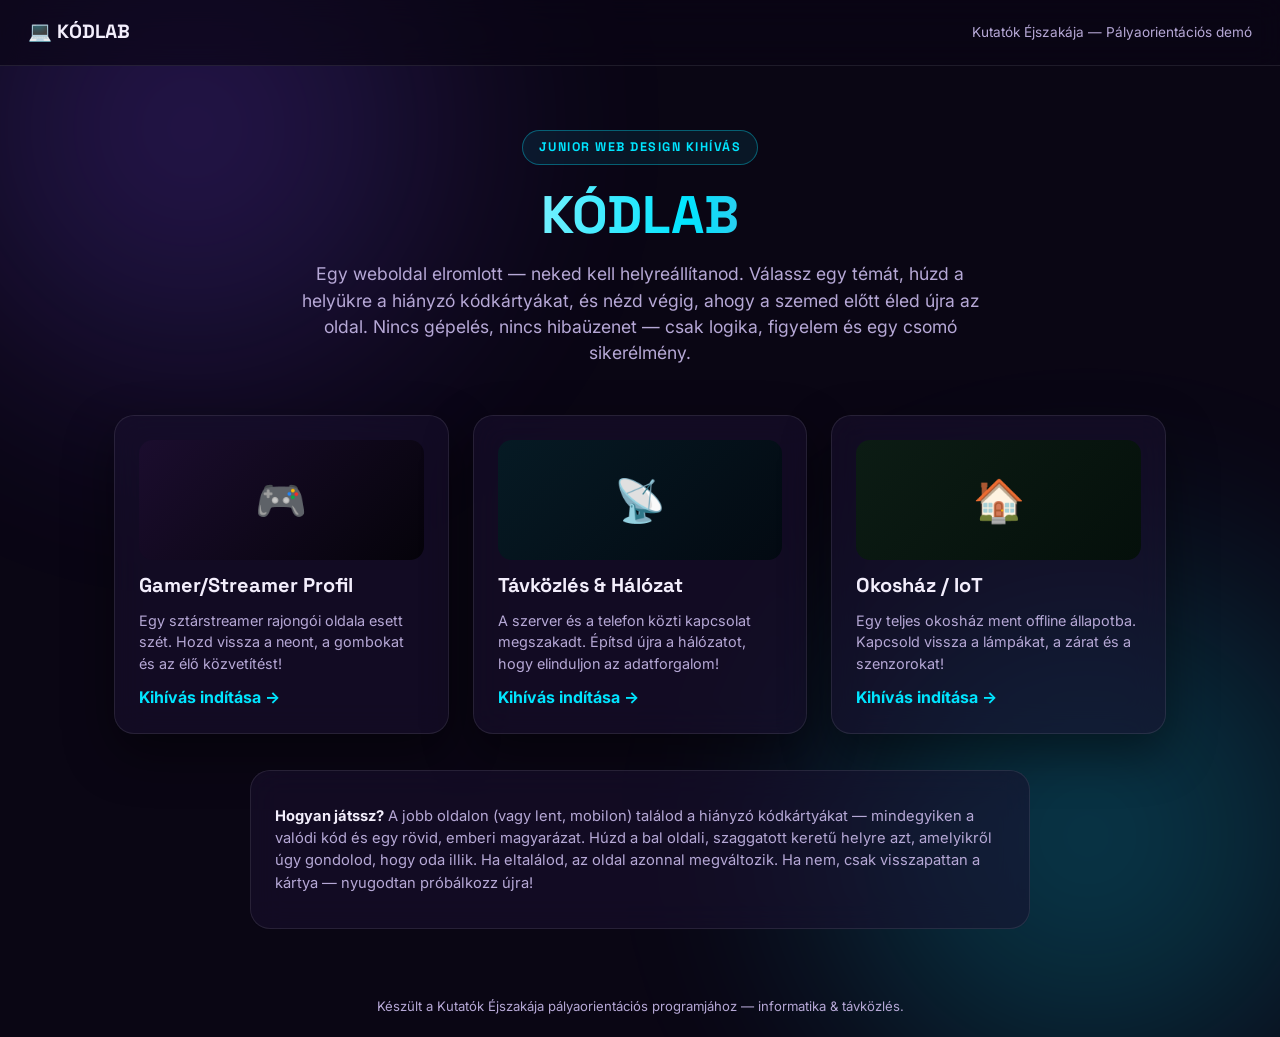
<file: index.html>
<!DOCTYPE html>
<html lang="hu">
<head>
<meta charset="UTF-8">
<meta name="viewport" content="width=device-width, initial-scale=1.0">
<title>KÓDLAB — Junior Web Design Kihívás</title>
<link rel="preconnect" href="https://fonts.googleapis.com">
<link rel="preconnect" href="https://fonts.gstatic.com" crossorigin>
<link href="https://fonts.googleapis.com/css2?family=Space+Grotesk:wght@500;700&family=Inter:wght@400;600;700&display=swap" rel="stylesheet">
<link rel="stylesheet" href="assets/css/base.css">
<link rel="manifest" href="manifest.webmanifest">
<link rel="apple-touch-icon" href="assets/icons/apple-touch-icon.png">
<link rel="icon" href="assets/icons/icon-192.png">
<meta name="theme-color" content="#0a0614">
<meta name="apple-mobile-web-app-capable" content="yes">
<meta name="apple-mobile-web-app-status-bar-style" content="black-translucent">
<meta name="apple-mobile-web-app-title" content="KÓDLAB">
</head>
<body data-sw-depth="0">

<header class="page-header">
  <h1>💻 KÓDLAB</h1>
  <span class="header-sub">Kutatók Éjszakája — Pályaorientációs demó</span>
</header>

<section class="hero">
  <span class="eyebrow">Junior Web Design Kihívás</span>
  <h1>KÓDLAB</h1>
  <p>
    Egy weboldal elromlott — neked kell helyreállítanod. Válassz egy témát, húzd a helyükre a
    hiányzó kódkártyákat, és nézd végig, ahogy a szemed előtt éled újra az oldal. Nincs gépelés,
    nincs hibaüzenet — csak logika, figyelem és egy csomó sikerélmény.
  </p>
</section>

<div class="theme-grid">

  <a class="theme-card" href="themes/gamer.html">
    <div class="theme-thumb" style="background: linear-gradient(135deg, #1b0d2e, #05030a);">🎮</div>
    <h2>Gamer/Streamer Profil</h2>
    <p>Egy sztárstreamer rajongói oldala esett szét. Hozd vissza a neont, a gombokat és az élő
      közvetítést!</p>
    <span class="theme-cta">Kihívás indítása →</span>
  </a>

  <a class="theme-card" href="themes/halozat.html">
    <div class="theme-thumb" style="background: linear-gradient(135deg, #061a24, #030a12);">📡</div>
    <h2>Távközlés & Hálózat</h2>
    <p>A szerver és a telefon közti kapcsolat megszakadt. Építsd újra a hálózatot, hogy elinduljon
      az adatforgalom!</p>
    <span class="theme-cta">Kihívás indítása →</span>
  </a>

  <a class="theme-card" href="themes/okoshaz.html">
    <div class="theme-thumb" style="background: linear-gradient(135deg, #0c1c14, #05100b);">🏠</div>
    <h2>Okosház / IoT</h2>
    <p>Egy teljes okosház ment offline állapotba. Kapcsold vissza a lámpákat, a zárat és a
      szenzorokat!</p>
    <span class="theme-cta">Kihívás indítása →</span>
  </a>

</div>

<div class="rules-box">
  <p><strong>Hogyan játssz?</strong> A jobb oldalon (vagy lent, mobilon) találod a hiányzó
    kódkártyákat — mindegyiken a valódi kód és egy rövid, emberi magyarázat. Húzd a bal oldali,
    szaggatott keretű helyre azt, amelyikről úgy gondolod, hogy oda illik. Ha eltalálod, az oldal
    azonnal megváltozik. Ha nem, csak visszapattan a kártya — nyugodtan próbálkozz újra!</p>
</div>

<footer class="site-footer">
  Készült a Kutatók Éjszakája pályaorientációs programjához — informatika & távközlés.
</footer>

<script src="assets/js/pwa.js"></script>
</body>
</html>
</file>
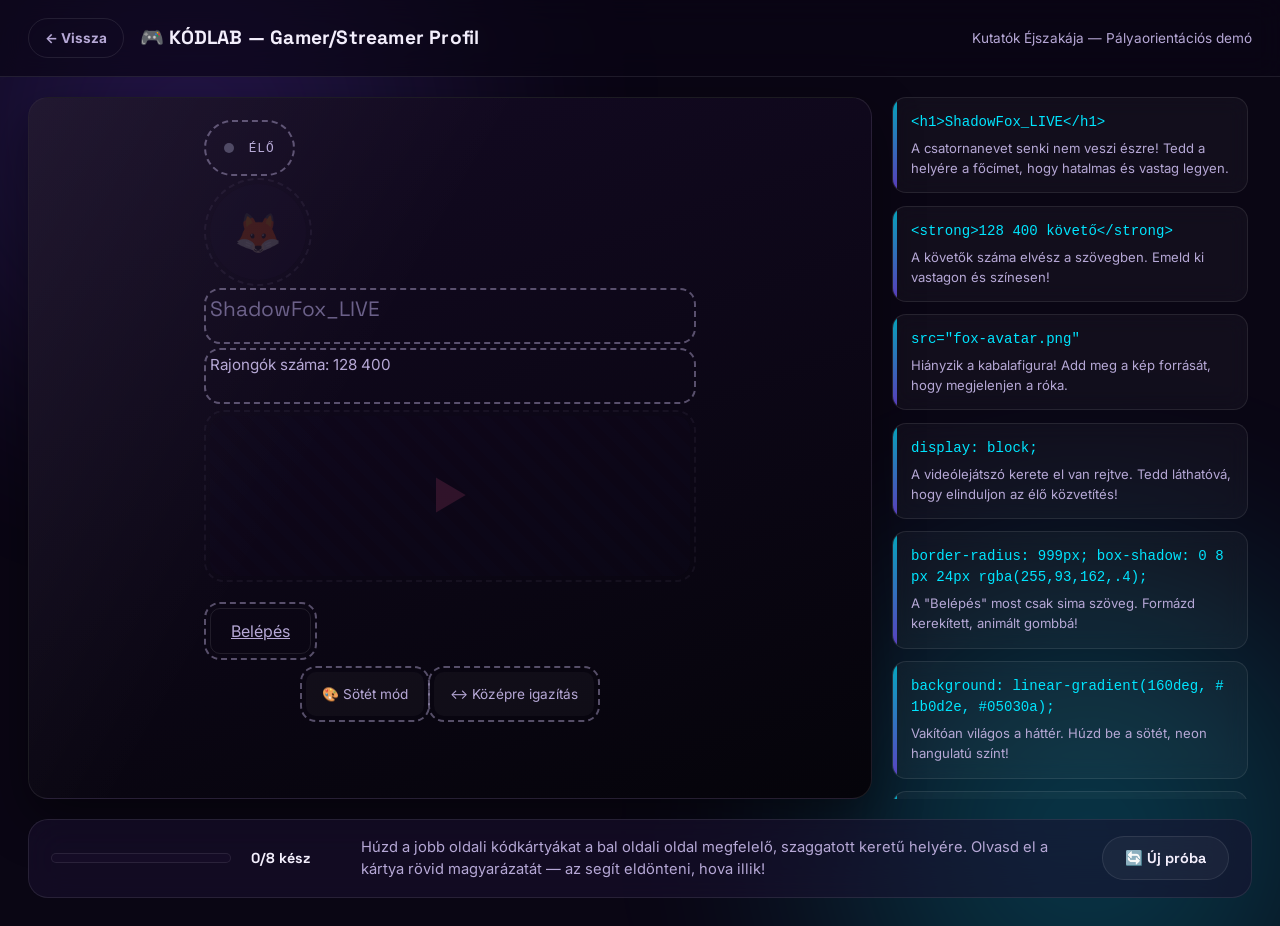
<file: themes/gamer.html>
<!DOCTYPE html>
<html lang="hu">
<head>
<meta charset="UTF-8">
<meta name="viewport" content="width=device-width, initial-scale=1.0">
<title>KÓDLAB — Gamer/Streamer Profil</title>
<link rel="preconnect" href="https://fonts.googleapis.com">
<link rel="preconnect" href="https://fonts.gstatic.com" crossorigin>
<link href="https://fonts.googleapis.com/css2?family=Space+Grotesk:wght@500;700&family=Inter:wght@400;600;700&display=swap" rel="stylesheet">
<link rel="stylesheet" href="../assets/css/base.css">
<link rel="stylesheet" href="../assets/css/themes.css">
<link rel="manifest" href="../manifest.webmanifest">
<link rel="apple-touch-icon" href="../assets/icons/apple-touch-icon.png">
<link rel="icon" href="../assets/icons/icon-192.png">
<meta name="theme-color" content="#0a0614">
<meta name="apple-mobile-web-app-capable" content="yes">
<meta name="apple-mobile-web-app-status-bar-style" content="black-translucent">
<meta name="apple-mobile-web-app-title" content="KÓDLAB">
</head>
<body class="theme-gamer" data-sw-depth="1">

<header class="page-header">
  <a class="back-link" href="../index.html">← Vissza</a>
  <h1>🎮 KÓDLAB — Gamer/Streamer Profil</h1>
  <span class="header-sub">Kutatók Éjszakája — Pályaorientációs demó</span>
</header>

<main class="puzzle-shell">

  <section class="preview-panel" id="preview">
    <div class="gamer-card" id="gamer-card">
      <span class="gamer-live-wrap drop-slot" data-slot-id="slot-live" data-apply-class="fixed-live" data-apply-target="live-dot">
        <span id="live-dot" class="gamer-live-dot"></span>&nbsp;ÉLŐ
      </span>

      <div id="gamer-avatar-el" class="gamer-avatar drop-slot" data-slot-id="slot-avatar" data-apply-class="fixed-avatar">🦊</div>

      <h1 id="gamer-title-el" class="gamer-title drop-slot" data-slot-id="slot-title" data-apply-class="fixed-title">ShadowFox_LIVE</h1>

      <p id="gamer-followers-el" class="gamer-followers drop-slot" data-slot-id="slot-followers" data-apply-class="fixed-strong">
        Rajongók száma: 128 400
      </p>

      <div id="gamer-stream-el" class="gamer-stream drop-slot" data-slot-id="slot-stream" data-apply-class="fixed-stream">▶</div>

      <a href="#" id="gamer-btn-el" class="gamer-login-btn drop-slot" data-slot-id="slot-btn" data-apply-class="fixed-btn" onclick="return false;">Belépés</a>

      <div class="gamer-toggles">
        <div class="control-chip drop-slot" data-slot-id="slot-bg" data-apply-class="fixed-bg" data-apply-target="gamer-card">🎨 Sötét mód</div>
        <div class="control-chip drop-slot" data-slot-id="slot-align" data-apply-class="fixed-align" data-apply-target="gamer-card">↔️ Középre igazítás</div>
      </div>
    </div>
  </section>

  <aside class="cards-panel" id="cards-panel"></aside>

  <footer class="rules-bar">
    <div class="progress-track"><div class="progress-fill" id="progress-fill"></div></div>
    <div class="progress-label" id="progress-label">0/8 kész</div>
    <button class="btn-primary celebrate-btn" id="celebrate-btn" hidden>🎉 Kész vagyok, mutasd!</button>
    <p class="rules-text">
      Húzd a jobb oldali kódkártyákat a bal oldali oldal megfelelő, szaggatott keretű helyére.
      Olvasd el a kártya rövid magyarázatát — az segít eldönteni, hova illik!
    </p>
    <button class="btn-reset" id="reset-btn">🔄 Új próba</button>
  </footer>

</main>

<div class="completion-banner" id="certificate-modal">
  <span class="completion-emoji">🏆</span>
  <div class="completion-text">
    <strong>Szuper! Minden elemet a helyére tettél.</strong>
    <span>Junior Web Design Kihívás teljesítve: <span id="completion-theme"></span></span>
    <span class="completion-cta">Ezt te is megépítheted nálunk — Miskolci SZC Kandó Kálmán Informatikai Technikum</span>
  </div>
  <button id="certificate-close" class="completion-close" aria-label="Bezárás">✕</button>
</div>

<script src="../assets/js/confetti.js"></script>
<script src="../assets/js/sound.js"></script>
<script src="../assets/js/certificate.js"></script>
<script src="../assets/js/puzzle-engine.js"></script>
<script src="../data/gamer.config.js"></script>
<script>
  document.addEventListener('DOMContentLoaded', () => initPuzzle(PUZZLE_CONFIG));
</script>
<script src="../assets/js/pwa.js"></script>
</body>
</html>
</file>
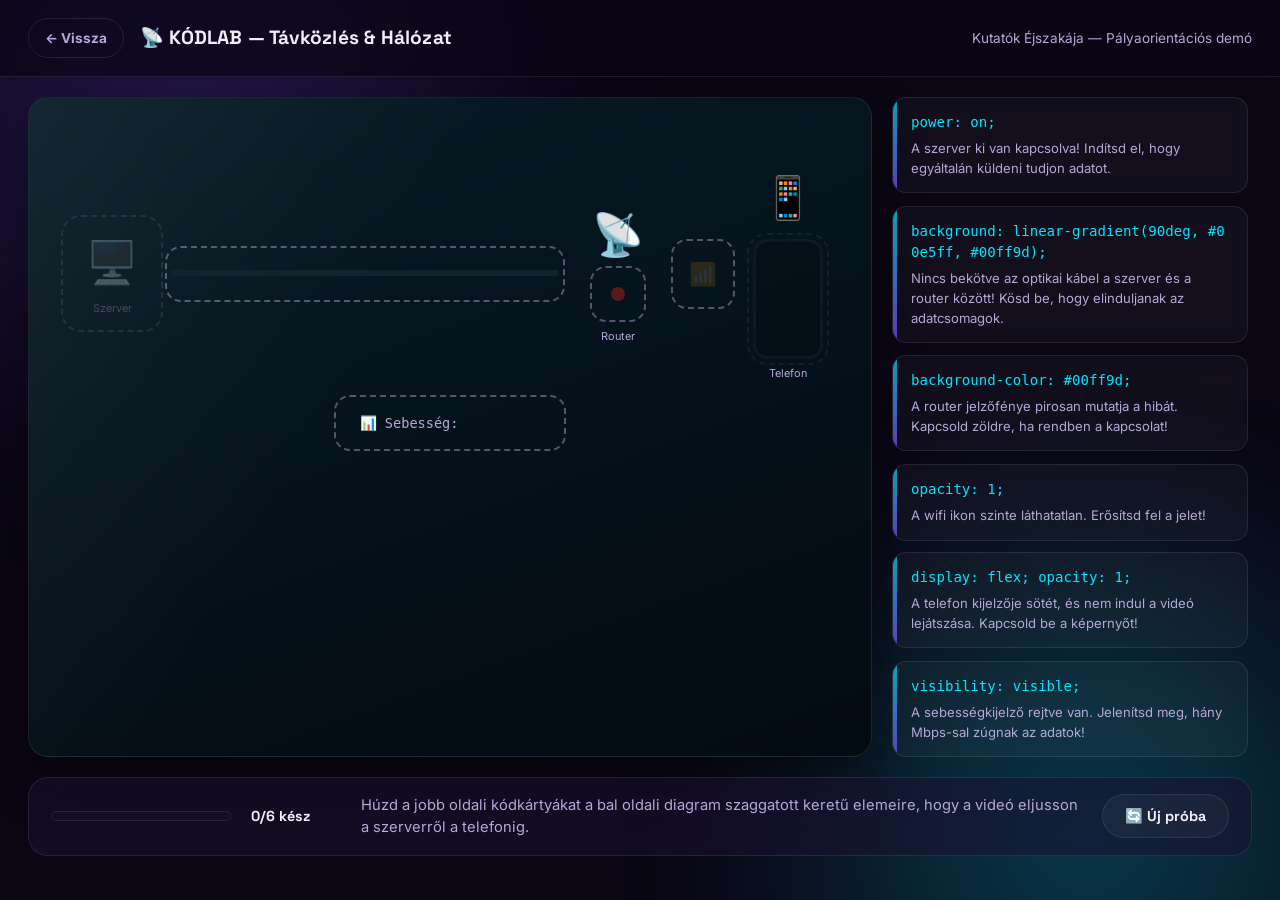
<file: themes/halozat.html>
<!DOCTYPE html>
<html lang="hu">
<head>
<meta charset="UTF-8">
<meta name="viewport" content="width=device-width, initial-scale=1.0">
<title>KÓDLAB — Távközlés & Hálózat</title>
<link rel="preconnect" href="https://fonts.googleapis.com">
<link rel="preconnect" href="https://fonts.gstatic.com" crossorigin>
<link href="https://fonts.googleapis.com/css2?family=Space+Grotesk:wght@500;700&family=Inter:wght@400;600;700&display=swap" rel="stylesheet">
<link rel="stylesheet" href="../assets/css/base.css">
<link rel="stylesheet" href="../assets/css/themes.css">
<link rel="manifest" href="../manifest.webmanifest">
<link rel="apple-touch-icon" href="../assets/icons/apple-touch-icon.png">
<link rel="icon" href="../assets/icons/icon-192.png">
<meta name="theme-color" content="#0a0614">
<meta name="apple-mobile-web-app-capable" content="yes">
<meta name="apple-mobile-web-app-status-bar-style" content="black-translucent">
<meta name="apple-mobile-web-app-title" content="KÓDLAB">
</head>
<body class="theme-halozat" data-sw-depth="1">

<header class="page-header">
  <a class="back-link" href="../index.html">← Vissza</a>
  <h1>📡 KÓDLAB — Távközlés & Hálózat</h1>
  <span class="header-sub">Kutatók Éjszakája — Pályaorientációs demó</span>
</header>

<main class="puzzle-shell">

  <section class="preview-panel" id="preview">
    <div class="net-diagram">
      <div id="net-server-el" class="net-server drop-slot" data-slot-id="slot-server" data-apply-class="fixed-server">🖥️<small>Szerver</small></div>

      <div class="net-link-wrap drop-slot" data-slot-id="slot-cable" data-apply-class="fixed-cable" data-apply-target="net-link-main">
        <div id="net-link-main" class="net-link">
          <span class="net-packet"></span>
          <span class="net-packet net-packet-2"></span>
        </div>
      </div>

      <div class="net-node">
        📡
        <div class="net-router-led-wrap drop-slot" data-slot-id="slot-led" data-apply-class="fixed-led" data-apply-target="net-router-led-el">
          <span id="net-router-led-el" class="net-router-led"></span>
        </div>
        <small>Router</small>
      </div>

      <div class="net-wifi-wrap drop-slot" data-slot-id="slot-wifi" data-apply-class="fixed-wifi" data-apply-target="net-wifi-el">
        <span id="net-wifi-el" class="net-wifi">📶</span>
      </div>

      <div class="net-phone">
        📱
        <div id="net-phone-screen-el" class="net-phone-screen drop-slot" data-slot-id="slot-screen" data-apply-class="fixed-screen">
          <span class="net-play">▶</span>
        </div>
        <small>Telefon</small>
      </div>
    </div>

    <p id="net-speed-el" class="net-speed drop-slot" data-slot-id="slot-speed" data-apply-class="fixed-speed">📊 Sebesség: <span class="net-speed-value">1200 Mbps</span></p>
  </section>

  <aside class="cards-panel" id="cards-panel"></aside>

  <footer class="rules-bar">
    <div class="progress-track"><div class="progress-fill" id="progress-fill"></div></div>
    <div class="progress-label" id="progress-label">0/6 kész</div>
    <button class="btn-primary celebrate-btn" id="celebrate-btn" hidden>🎉 Kész vagyok, mutasd!</button>
    <p class="rules-text">
      Húzd a jobb oldali kódkártyákat a bal oldali diagram szaggatott keretű elemeire, hogy a videó
      eljusson a szerverről a telefonig.
    </p>
    <button class="btn-reset" id="reset-btn">🔄 Új próba</button>
  </footer>

</main>

<div class="completion-banner" id="certificate-modal">
  <span class="completion-emoji">🏆</span>
  <div class="completion-text">
    <strong>Szuper! Minden elemet a helyére tettél.</strong>
    <span>Junior Web Design Kihívás teljesítve: <span id="completion-theme"></span></span>
    <span class="completion-cta">Ezt te is megépítheted nálunk — Miskolci SZC Kandó Kálmán Informatikai Technikum</span>
  </div>
  <button id="certificate-close" class="completion-close" aria-label="Bezárás">✕</button>
</div>

<script src="../assets/js/confetti.js"></script>
<script src="../assets/js/sound.js"></script>
<script src="../assets/js/certificate.js"></script>
<script src="../assets/js/puzzle-engine.js"></script>
<script src="../data/halozat.config.js"></script>
<script>
  document.addEventListener('DOMContentLoaded', () => initPuzzle(PUZZLE_CONFIG));
</script>
<script src="../assets/js/pwa.js"></script>
</body>
</html>
</file>
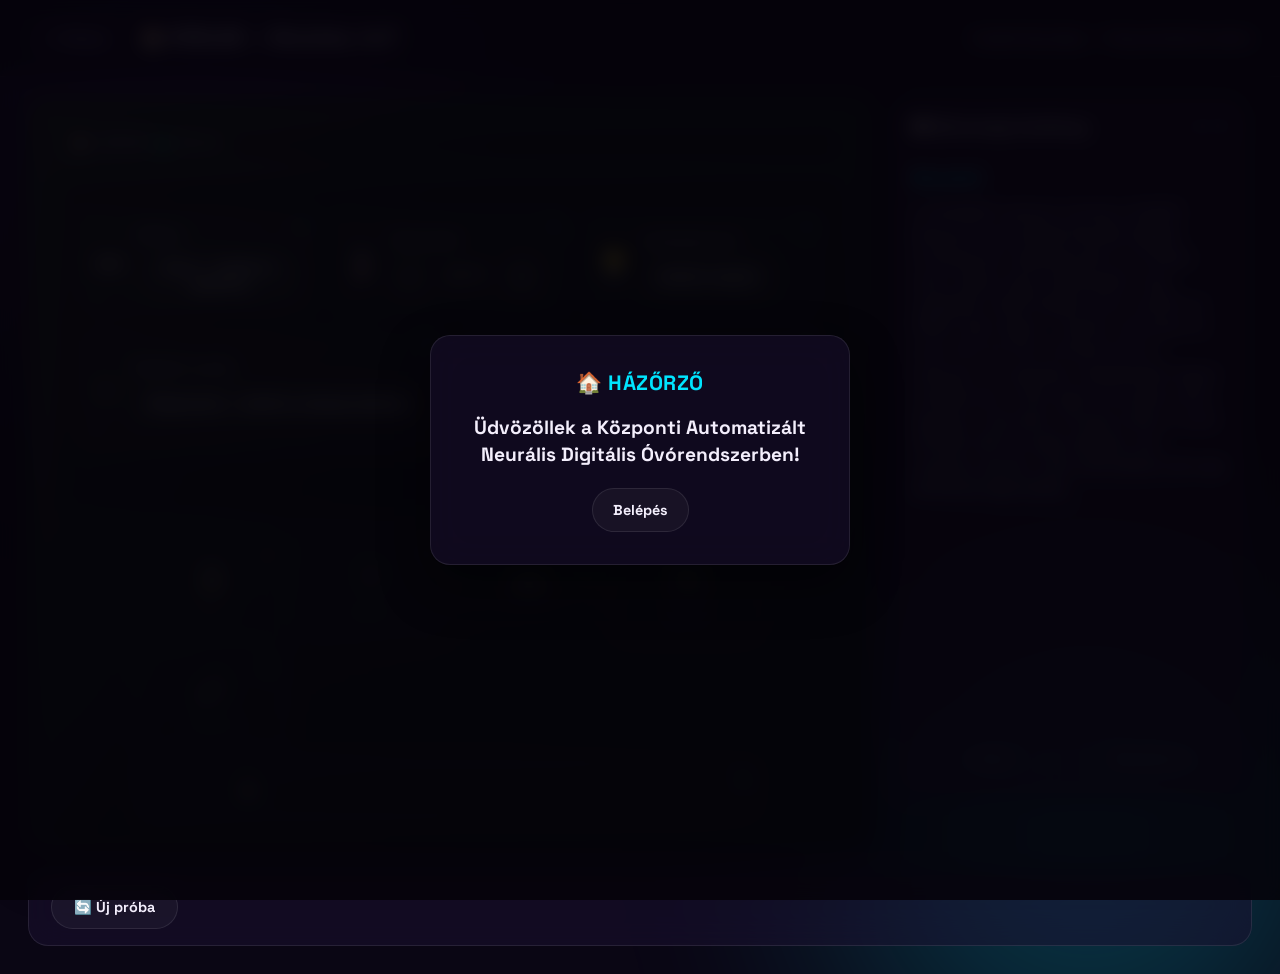
<file: themes/okoshaz.html>
<!DOCTYPE html>
<html lang="hu">
<head>
<meta charset="UTF-8">
<meta name="viewport" content="width=device-width, initial-scale=1.0">
<title>KÓDLAB — Okosház / IoT</title>
<link rel="preconnect" href="https://fonts.googleapis.com">
<link rel="preconnect" href="https://fonts.gstatic.com" crossorigin>
<link href="https://fonts.googleapis.com/css2?family=Space+Grotesk:wght@500;700&family=Inter:wght@400;600;700&display=swap" rel="stylesheet">
<link rel="stylesheet" href="../assets/css/base.css">
<link rel="stylesheet" href="../assets/css/themes.css">
<link rel="manifest" href="../manifest.webmanifest">
<link rel="apple-touch-icon" href="../assets/icons/apple-touch-icon.png">
<link rel="icon" href="../assets/icons/icon-192.png">
<meta name="theme-color" content="#0a0614">
<meta name="apple-mobile-web-app-capable" content="yes">
<meta name="apple-mobile-web-app-status-bar-style" content="black-translucent">
<meta name="apple-mobile-web-app-title" content="KÓDLAB">
</head>
<body class="theme-okoshaz" data-sw-depth="1">

<div class="ai-onboarding" id="ai-onboarding">
  <div class="ai-onboarding-card" id="ai-onboarding-card">
    <p class="ai-onboarding-eyebrow" id="ai-onboarding-eyebrow">🏠 HÁZŐRZŐ</p>
    <div class="ai-onboarding-scene" id="ai-onboarding-scene" hidden>
      <canvas id="ai-house-scene" class="ai-house-scene" aria-hidden="true"></canvas>
    </div>
    <p class="ai-onboarding-line" id="ai-onboarding-line"></p>
    <div class="ai-onboarding-body" id="ai-onboarding-body"></div>
  </div>
</div>

<header class="page-header">
  <a class="back-link" href="../index.html">← Vissza</a>
  <h1>🏠 KÓDLAB — Okosház / IoT</h1>
  <span class="header-sub">Kutatók Éjszakája — Pályaorientációs demó</span>
</header>

<main class="puzzle-shell">

  <section class="preview-panel" id="preview">

    <div class="hub-statusbar">🏠 HÁZŐRZŐ <span class="hub-status-dot" aria-hidden="true"></span> Online</div>

    <div class="ai-gate intro-active" id="ai-gate">
      <div class="ai-gate-streak" id="ai-gate-streak" aria-hidden="true"></div>

      <div class="ai-scene-wrap" id="ai-scene-wrap" hidden></div>

      <div class="ai-gate-header" id="ai-gate-header" hidden>
        <span class="ai-eye" id="ai-eye" aria-hidden="true">
          <span class="ai-eye-sclera">
            <span class="ai-eye-iris">
              <span class="ai-eye-pupil">
                <span class="ai-eye-glint"></span>
              </span>
            </span>
          </span>
          <span class="ai-eye-lid"></span>
        </span>
        <div class="ai-gate-heading">
          <strong>⚠ Meghibásodás — Jarvis mindent zárolt</strong>
          <span id="ai-gate-status" aria-live="polite">Jarvis figyeli a rendszert. Válassz pillanatot!</span>
        </div>
        <div class="ai-attempts">Szint: <span id="ai-level-value">1</span>/5</div>
      </div>

      <div class="ai-gate-controls">
        <div class="ai-control" id="ai-blind-control">
          <span class="ai-control-icon ai-blind-visual" id="ai-blind-visual" aria-hidden="true">🪟</span>
          <div class="ai-control-body">
            <span class="ai-control-label">Redőny</span>
            <button type="button" class="ai-lamp-toggle" id="ai-blind-toggle">Zárva — kattints a nyitáshoz</button>
          </div>
          <span class="ai-control-check" id="ai-blind-check" hidden>✓</span>
        </div>

        <div class="ai-control" id="ai-thermo-control">
          <span class="ai-control-icon">🌡️</span>
          <div class="ai-control-body">
            <span class="ai-control-label">Termosztát</span>
            <div class="ai-stepper">
              <button type="button" class="ai-stepper-btn" id="ai-thermo-minus" aria-label="Hűtés">−</button>
              <span class="ai-stepper-value" id="ai-thermo-value">21°C</span>
              <button type="button" class="ai-stepper-btn" id="ai-thermo-plus" aria-label="Fűtés">+</button>
            </div>
          </div>
          <span class="ai-control-check" id="ai-thermo-check" hidden>✓</span>
        </div>

        <div class="ai-control" id="ai-lamp-control">
          <span class="ai-control-icon" id="ai-lamp-icon">💡</span>
          <div class="ai-control-body">
            <span class="ai-control-label">Lámpakapcsoló</span>
            <button type="button" class="ai-lamp-toggle" id="ai-lamp-toggle">Kattints</button>
          </div>
          <span class="ai-control-check" id="ai-lamp-check" hidden>✓</span>
        </div>

        <div class="ai-control" id="ai-inverter-control">
          <span class="ai-control-icon ai-inverter-visual" id="ai-inverter-visual" aria-hidden="true">☀️</span>
          <div class="ai-control-body">
            <span class="ai-control-label">Napelem inverter</span>
            <button type="button" class="ai-lamp-toggle" id="ai-inverter-toggle">Kikapcsolva — kattints a bekapcsoláshoz</button>
          </div>
          <span class="ai-control-check" id="ai-inverter-check" hidden>✓</span>
        </div>

        <div class="ai-control" id="ai-speaker-control">
          <span class="ai-control-icon">🔊</span>
          <div class="ai-control-body">
            <span class="ai-control-label">Hangszóró hangereje</span>
            <div class="ai-stepper">
              <button type="button" class="ai-stepper-btn" id="ai-speaker-minus" aria-label="Halkítás">−</button>
              <span class="ai-stepper-value" id="ai-speaker-value">0</span>
              <button type="button" class="ai-stepper-btn" id="ai-speaker-plus" aria-label="Hangosítás">+</button>
            </div>
            <div class="ai-speaker-bars" id="ai-speaker-bars" aria-hidden="true">
              <span></span><span></span><span></span><span></span><span></span>
            </div>
          </div>
          <span class="ai-control-check" id="ai-speaker-check" hidden>✓</span>
        </div>
      </div>

      <div class="ai-keys" id="ai-keys" aria-live="polite">
        <span class="ai-key-chip" data-key-slot="0"></span>
        <span class="ai-key-chip" data-key-slot="1"></span>
        <span class="ai-key-chip" data-key-slot="2"></span>
        <span class="ai-key-chip" data-key-slot="3"></span>
        <span class="ai-key-chip" data-key-slot="4"></span>
      </div>

      <div class="ai-code-reveal" id="ai-code-reveal" hidden>
        <p>Rakd össze az 5 megfejtett kulcsszót egy mondattá, és írd be, mi okozhatta a hibát:</p>
        <form class="ai-code-form" id="ai-code-form">
          <input type="text" id="ai-code-input" placeholder="Írd ide a választ" aria-label="Végső megoldás" autocomplete="off">
          <button type="submit" class="btn-primary">Feloldás</button>
        </form>
        <p class="ai-code-error" id="ai-code-error" hidden>Ez nem stimmel, próbáld újra!</p>
      </div>

      <p class="ai-cause-reveal" id="ai-cause-reveal" hidden>🕷️ Kiderült: egy pók okozta a rövidzárlatot a szellőzőrendszerben!</p>

      <div class="ai-vigilance" id="ai-vigilance" hidden>
        <div class="ai-vigilance-face" aria-hidden="true">
          <div class="ai-vigilance-eye left"></div>
          <div class="ai-vigilance-eye right"></div>
          <div class="ai-vigilance-mouth"></div>
        </div>
        <p id="ai-vigilance-msg">Gyanús mozgást észlelek. Szigorúbban figyelek mostantól!</p>
      </div>
    </div>

    <div class="house" id="house">
      <div id="house-lock-el" class="house-room house-lock drop-slot ai-locked" data-slot-id="slot-lock" data-apply-class="fixed-lock">
        🔒<small>Bejárat</small>
      </div>

      <div id="house-solar-el" class="house-room house-solar drop-slot ai-locked" data-slot-id="slot-solar" data-apply-class="fixed-solar">
        ☀️<small>Napelem</small>
      </div>

      <div id="house-blind-el" class="house-room house-blind drop-slot ai-locked" data-slot-id="slot-blind" data-apply-class="fixed-blind">
        🪟<small>Redőny</small>
      </div>

      <div id="house-cam-el" class="house-room house-cam drop-slot ai-locked" data-slot-id="slot-cam" data-apply-class="fixed-cam">
        📷<small>Kamera</small>
      </div>

      <div id="house-speaker-el" class="house-room house-speaker drop-slot ai-locked" data-slot-id="slot-speaker" data-apply-class="fixed-speaker">
        🔊<small>Hangszóró</small>
      </div>

      <div id="house-dashboard-el" class="house-dashboard drop-slot ai-locked" data-slot-id="slot-dashboard" data-apply-class="fixed-dashboard">
        📋 <span class="dashboard-text">Minden rendszer stabil — 21°C, ajtó zárva, napelem aktív</span>
      </div>
    </div>
  </section>

  <aside class="cards-panel" id="cards-panel">
    <div class="ai-handbook" id="ai-handbook">
      <div class="ai-handbook-header">
        <strong>📖 Biztonsági kézikönyv</strong>
        <span class="ai-handbook-counter" id="ai-handbook-counter">1 / 1</span>
      </div>
      <div class="ai-handbook-page" id="ai-handbook-page">
        <p class="ai-handbook-title" id="ai-handbook-title"></p>
        <p class="ai-handbook-body" id="ai-handbook-body"></p>
      </div>
      <div class="ai-handbook-nav">
        <button type="button" class="ai-handbook-btn" id="ai-handbook-prev" aria-label="Előző oldal">← Előző</button>
        <button type="button" class="ai-handbook-btn" id="ai-handbook-next" aria-label="Következő oldal">Következő →</button>
      </div>
    </div>
  </aside>

  <footer class="rules-bar">
    <div class="progress-track" id="progress-track" hidden><div class="progress-fill" id="progress-fill"></div></div>
    <div class="progress-label" id="progress-label" hidden>0/6 kész</div>
    <button class="btn-primary celebrate-btn" id="celebrate-btn" hidden>🎉 Kész vagyok, mutasd!</button>
    <p class="rules-text" id="rules-text" hidden>
      Húzd a jobb oldali kódkártyákat a bal oldali okosház megfelelő, szaggatott keretű helyére,
      hogy minden eszköz újra működjön.
    </p>
    <button class="btn-reset" id="reset-btn">🔄 Új próba</button>
  </footer>

</main>

<div class="completion-banner" id="certificate-modal">
  <span class="completion-emoji">🏆</span>
  <div class="completion-text">
    <strong>Szuper! Minden elemet a helyére tettél.</strong>
    <span>Junior Web Design Kihívás teljesítve: <span id="completion-theme"></span></span>
    <span class="completion-cta">Ezt te is megépítheted nálunk — Miskolci SZC Kandó Kálmán Informatikai Technikum</span>
  </div>
  <button id="certificate-close" class="completion-close" aria-label="Bezárás">✕</button>
</div>

<script src="../assets/js/confetti.js"></script>
<script src="../assets/js/sound.js"></script>
<script src="../assets/js/certificate.js"></script>
<script src="../assets/js/house-scene.js"></script>
<script src="../assets/js/puzzle-engine.js"></script>
<script src="../data/okoshaz.config.js"></script>
<script src="../assets/js/ai-lockout.js"></script>
<script src="../assets/js/pwa.js"></script>
</body>
</html>
</file>
<file: assets/css/base.css>
:root {
  --bg: #0a0614;
  --bg-alt: #150c26;
  --panel: rgba(27, 17, 48, 0.55);
  --panel-border: rgba(255, 255, 255, 0.09);
  --text: #f3eefc;
  --text-dim: #b6a8d6;
  --accent: #00e5ff;
  --accent-2: #ff5da2;
  --accent-3: #7c4dff;
  --ok: #00ff9d;
  --radius-lg: 20px;
  --radius-md: 14px;
  --radius-sm: 10px;
  --shadow: 0 20px 50px rgba(0, 0, 0, 0.45);
  --font-heading: "Space Grotesk", "Segoe UI", system-ui, sans-serif;
  --font: "Inter", "Segoe UI", system-ui, sans-serif;
  --mono: "Consolas", "Cascadia Code", monospace;
}

* {
  box-sizing: border-box;
}

[hidden] {
  display: none !important;
}

html,
body {
  margin: 0;
  padding: 0;
  min-height: 100%;
}

body {
  background: var(--bg);
  color: var(--text);
  font-family: var(--font);
  line-height: 1.5;
  position: relative;
  overflow-x: hidden;
}

body::before,
body::after {
  content: "";
  position: fixed;
  width: 60vmax;
  height: 60vmax;
  border-radius: 50%;
  filter: blur(90px);
  opacity: 0.28;
  z-index: -1;
  pointer-events: none;
  animation: floatBlob 22s ease-in-out infinite alternate;
}

body::before {
  top: -20vmax;
  left: -15vmax;
  background: radial-gradient(circle, var(--accent-3), transparent 70%);
}

body::after {
  bottom: -25vmax;
  right: -15vmax;
  background: radial-gradient(circle, var(--accent), transparent 70%);
  animation-delay: -8s;
}

@keyframes floatBlob {
  0% {
    transform: translate(0, 0) scale(1);
  }
  100% {
    transform: translate(6vmax, 5vmax) scale(1.15);
  }
}

h1,
h2,
h3 {
  font-family: var(--font-heading);
}

a {
  color: inherit;
}

img {
  max-width: 100%;
}

/* ---------- Header ---------- */

.page-header {
  display: flex;
  align-items: center;
  gap: 16px;
  padding: 18px 28px;
  border-bottom: 1px solid var(--panel-border);
  background: rgba(10, 6, 20, 0.65);
  backdrop-filter: blur(14px);
  -webkit-backdrop-filter: blur(14px);
  position: sticky;
  top: 0;
  z-index: 20;
}

.page-header .back-link {
  text-decoration: none;
  color: var(--text-dim);
  font-weight: 700;
  font-size: 0.85rem;
  padding: 9px 16px;
  border: 1px solid var(--panel-border);
  border-radius: 999px;
  transition: border-color 0.2s, color 0.2s, transform 0.2s;
}

.page-header .back-link:hover {
  color: var(--accent);
  border-color: var(--accent);
  transform: translateY(-1px);
}

.page-header h1 {
  font-size: 1.2rem;
  font-weight: 700;
  margin: 0;
  letter-spacing: 0.2px;
}

.page-header .header-sub {
  color: var(--text-dim);
  font-size: 0.85rem;
  margin-left: auto;
}

/* ---------- Puzzle shell layout ---------- */

.puzzle-shell {
  display: grid;
  grid-template-columns: 1fr 360px;
  grid-template-areas:
    "preview cards"
    "rules   rules";
  gap: 20px;
  padding: 20px 28px 28px;
  max-width: 1400px;
  margin: 0 auto;
}

.preview-panel {
  grid-area: preview;
  background: var(--panel);
  backdrop-filter: blur(18px);
  -webkit-backdrop-filter: blur(18px);
  border: 1px solid var(--panel-border);
  border-radius: var(--radius-lg);
  box-shadow: var(--shadow);
  padding: 28px;
  min-height: 520px;
  position: relative;
  overflow: hidden;
}

.preview-panel::before {
  content: "";
  position: absolute;
  inset: 0;
  background: linear-gradient(120deg, rgba(255, 255, 255, 0.06), transparent 40%);
  pointer-events: none;
}

.cards-panel {
  grid-area: cards;
  display: flex;
  flex-direction: column;
  gap: 12px;
  max-height: 78vh;
  overflow-y: auto;
  padding-right: 4px;
}

.rules-bar {
  grid-area: rules;
  background: var(--panel);
  backdrop-filter: blur(18px);
  -webkit-backdrop-filter: blur(18px);
  border: 1px solid var(--panel-border);
  border-radius: var(--radius-lg);
  padding: 16px 22px;
  display: flex;
  align-items: center;
  gap: 20px;
  flex-wrap: wrap;
}

.rules-text {
  flex: 1 1 320px;
  margin: 0;
  color: var(--text-dim);
  font-size: 0.92rem;
}

.progress-track {
  width: 180px;
  height: 10px;
  background: var(--bg-alt);
  border-radius: 999px;
  overflow: hidden;
  border: 1px solid var(--panel-border);
}

.progress-fill {
  height: 100%;
  width: 0%;
  background: linear-gradient(90deg, var(--accent), var(--ok));
  transition: width 0.3s ease;
}

.progress-label {
  font-family: var(--font-heading);
  font-weight: 700;
  font-size: 0.9rem;
  min-width: 90px;
}

.btn-reset,
.btn-primary,
.btn-secondary {
  cursor: pointer;
  border-radius: 999px;
  padding: 11px 22px;
  min-height: 44px;
  display: inline-flex;
  align-items: center;
  font-family: var(--font-heading);
  font-weight: 700;
  font-size: 0.9rem;
  border: 1px solid var(--panel-border);
  background: rgba(255, 255, 255, 0.04);
  color: var(--text);
  transition: transform 0.15s ease, border-color 0.2s, box-shadow 0.2s;
}

.btn-reset:hover,
.btn-primary:hover,
.btn-secondary:hover {
  transform: translateY(-2px) scale(1.02);
  border-color: var(--accent);
  box-shadow: 0 8px 22px rgba(0, 229, 255, 0.25);
}

.btn-reset:active,
.btn-primary:active,
.btn-secondary:active {
  transform: translateY(0) scale(0.98);
}

.btn-primary {
  background: linear-gradient(90deg, var(--accent), var(--ok));
  color: #05121a;
  border: none;
  text-decoration: none;
}

@media (max-width: 900px) {
  .puzzle-shell {
    grid-template-columns: 1fr;
    grid-template-areas:
      "preview"
      "cards"
      "rules";
  }
  .cards-panel {
    max-height: none;
  }
}

/* iPad álló/fekvő tartomány: a két oszlop marad, de kicsit szűkebb kártya-oszloppal
   és nagyobb érintési célterületekkel jobban elfér. */
@media (min-width: 901px) and (max-width: 1024px) {
  .puzzle-shell {
    grid-template-columns: 1fr 320px;
    gap: 16px;
    padding: 16px 20px 24px;
  }
}

/* ---------- Code cards ---------- */

.code-card {
  background: rgba(255, 255, 255, 0.035);
  backdrop-filter: blur(10px);
  -webkit-backdrop-filter: blur(10px);
  border: 1px solid var(--panel-border);
  border-radius: var(--radius-md);
  padding: 14px 16px 14px 18px;
  cursor: grab;
  touch-action: none;
  user-select: none;
  position: relative;
  overflow: hidden;
  flex-shrink: 0;
  transition: border-color 0.2s, box-shadow 0.2s, background 0.2s;
  will-change: transform;
}

.code-card::before {
  content: "";
  position: absolute;
  left: 0;
  top: 0;
  bottom: 0;
  width: 4px;
  background: linear-gradient(180deg, var(--accent), var(--accent-3));
  opacity: 0.7;
}

.code-card:hover {
  border-color: var(--accent);
  background: rgba(255, 255, 255, 0.06);
  box-shadow: 0 10px 24px rgba(0, 229, 255, 0.12);
}

.code-card.dragging {
  z-index: 50;
  cursor: grabbing;
  box-shadow: 0 20px 44px rgba(0, 0, 0, 0.55), 0 0 0 1px var(--accent);
  border-color: var(--accent);
}

.code-card-code {
  display: block;
  font-family: var(--mono);
  color: var(--accent);
  font-size: 0.88rem;
  margin-bottom: 6px;
  word-break: break-all;
}

.code-card-hint {
  margin: 0;
  color: var(--text-dim);
  font-size: 0.82rem;
}

.code-card-badge {
  display: none;
  position: absolute;
  top: 10px;
  right: 12px;
  color: var(--ok);
  font-weight: 900;
}

.code-card.card-done {
  cursor: default;
  opacity: 0.45;
  border-color: var(--ok);
}

.code-card.card-done .code-card-badge {
  display: block;
}

@keyframes cardShake {
  0%,
  100% {
    transform: translate(0, 0);
  }
  20% {
    transform: translate(-6px, 0);
  }
  40% {
    transform: translate(6px, 0);
  }
  60% {
    transform: translate(-4px, 0);
  }
  80% {
    transform: translate(4px, 0);
  }
}

.code-card.card-shake {
  animation: cardShake 0.35s ease;
}

/* ---------- Drop slots (generic, theme visuals layered on top) ---------- */

.drop-slot {
  outline: 2px dashed rgba(182, 168, 214, 0.45);
  outline-offset: 4px;
  border-radius: var(--radius-sm);
  transition: outline-color 0.25s, background-color 0.25s;
  min-width: 44px;
  min-height: 44px;
}

.control-chip {
  padding: 12px 16px;
  border-radius: var(--radius-sm);
  font-size: 0.85rem;
  text-align: center;
  color: var(--text-dim);
  background: rgba(255, 255, 255, 0.03);
}

.control-chip.slot-filled {
  color: var(--text);
  background: rgba(0, 229, 255, 0.08);
}

.control-row {
  display: flex;
  gap: 10px;
  flex-wrap: wrap;
  justify-content: center;
  margin-top: 18px;
}

.drop-slot.slot-filled {
  outline: 2px solid transparent;
  animation: slotPop 0.45s cubic-bezier(.36, 1.6, .4, 1);
}

@keyframes slotPop {
  0% {
    transform: scale(1);
    box-shadow: 0 0 0 0 rgba(0, 229, 255, 0.6);
  }
  35% {
    transform: scale(1.14);
  }
  100% {
    transform: scale(1);
    box-shadow: 0 0 0 22px rgba(0, 229, 255, 0);
  }
}

/* ---------- Completion banner (non-blocking) ---------- */

.celebrate-btn {
  animation: celebratePulse 1.6s ease-in-out infinite;
}

@keyframes celebratePulse {
  0%,
  100% {
    box-shadow: 0 0 0 0 rgba(0, 229, 255, 0.5);
  }
  50% {
    box-shadow: 0 0 0 10px rgba(0, 229, 255, 0);
  }
}

.completion-banner {
  position: fixed;
  top: 90px;
  left: 50%;
  transform: translate(-50%, -20px);
  display: flex;
  align-items: center;
  gap: 14px;
  max-width: min(580px, calc(100vw - 32px));
  background: var(--panel);
  backdrop-filter: blur(20px);
  -webkit-backdrop-filter: blur(20px);
  border: 1px solid rgba(255, 212, 0, 0.4);
  border-radius: var(--radius-lg);
  box-shadow: var(--shadow);
  padding: 16px 18px;
  z-index: 210;
  opacity: 0;
  pointer-events: none;
  transition: opacity 0.3s ease, transform 0.3s ease;
}

.completion-banner.open {
  opacity: 1;
  transform: translate(-50%, 0);
  pointer-events: auto;
}

.completion-emoji {
  font-size: 2rem;
  flex-shrink: 0;
}

.completion-text {
  display: flex;
  flex-direction: column;
  gap: 2px;
  font-size: 0.88rem;
  color: var(--text-dim);
}

.completion-text strong {
  color: var(--text);
  font-size: 0.98rem;
}

.completion-cta {
  margin-top: 4px;
  color: var(--accent);
  font-weight: 700;
}

.completion-close {
  margin-left: auto;
  flex-shrink: 0;
  width: 30px;
  height: 30px;
  border-radius: 50%;
  border: 1px solid var(--panel-border);
  background: rgba(255, 255, 255, 0.04);
  color: var(--text-dim);
  cursor: pointer;
  font-size: 0.9rem;
  transition: border-color 0.2s, color 0.2s;
}

.completion-close:hover {
  border-color: var(--accent);
  color: var(--text);
}

/* ---------- Confetti canvas ---------- */

.confetti-canvas {
  position: fixed;
  inset: 0;
  pointer-events: none;
  z-index: 200;
}

/* ---------- Landing page ---------- */

.hero {
  max-width: 980px;
  margin: 0 auto;
  padding: 64px 24px 12px;
  text-align: center;
}

.hero .eyebrow {
  display: inline-block;
  font-family: var(--font-heading);
  font-size: 0.78rem;
  font-weight: 700;
  letter-spacing: 1.5px;
  text-transform: uppercase;
  color: var(--accent);
  border: 1px solid rgba(0, 229, 255, 0.35);
  background: rgba(0, 229, 255, 0.08);
  padding: 7px 16px;
  border-radius: 999px;
  margin-bottom: 20px;
}

.hero h1 {
  font-size: clamp(2.1rem, 5vw, 3.3rem);
  font-weight: 700;
  margin: 0 0 16px;
  line-height: 1.15;
  background: linear-gradient(90deg, #ffffff 20%, var(--accent) 55%, var(--accent-2) 90%);
  -webkit-background-clip: text;
  background-clip: text;
  -webkit-text-fill-color: transparent;
}

.hero p {
  color: var(--text-dim);
  font-size: 1.1rem;
  max-width: 720px;
  margin: 0 auto;
}

.theme-grid {
  display: grid;
  grid-template-columns: repeat(auto-fit, minmax(260px, 1fr));
  gap: 24px;
  max-width: 1100px;
  margin: 36px auto;
  padding: 0 24px;
}

.theme-card {
  background: var(--panel);
  backdrop-filter: blur(16px);
  -webkit-backdrop-filter: blur(16px);
  border: 1px solid var(--panel-border);
  border-radius: var(--radius-lg);
  padding: 24px;
  text-decoration: none;
  color: var(--text);
  display: flex;
  flex-direction: column;
  gap: 10px;
  box-shadow: var(--shadow);
  position: relative;
  overflow: hidden;
  transition: transform 0.25s cubic-bezier(.2,.9,.3,1.2), border-color 0.2s, box-shadow 0.25s;
}

.theme-card::after {
  content: "";
  position: absolute;
  inset: 0;
  border-radius: inherit;
  padding: 1px;
  background: linear-gradient(135deg, var(--accent), transparent 40%, var(--accent-2));
  -webkit-mask: linear-gradient(#fff 0 0) content-box, linear-gradient(#fff 0 0);
  -webkit-mask-composite: xor;
  mask-composite: exclude;
  opacity: 0;
  transition: opacity 0.25s ease;
  pointer-events: none;
}

.theme-card:hover {
  transform: translateY(-8px) scale(1.015);
  box-shadow: 0 26px 50px rgba(0, 0, 0, 0.5);
}

.theme-card:hover::after {
  opacity: 1;
}

.theme-card .theme-thumb {
  height: 120px;
  border-radius: var(--radius-md);
  display: flex;
  align-items: center;
  justify-content: center;
  font-size: 2.6rem;
}

.theme-card h2 {
  margin: 0;
  font-size: 1.25rem;
  font-weight: 700;
}

.theme-card p {
  margin: 0;
  color: var(--text-dim);
  font-size: 0.9rem;
}

.theme-card .theme-cta {
  margin-top: auto;
  font-weight: 700;
  color: var(--accent);
}

.rules-box {
  max-width: 780px;
  margin: 0 auto 48px;
  padding: 20px 24px;
  background: var(--panel);
  backdrop-filter: blur(16px);
  -webkit-backdrop-filter: blur(16px);
  border: 1px solid var(--panel-border);
  border-radius: var(--radius-lg);
  color: var(--text-dim);
  font-size: 0.92rem;
}

.rules-box strong {
  color: var(--text);
}

.site-footer {
  text-align: center;
  color: var(--text-dim);
  font-size: 0.82rem;
  padding: 20px;
}
</file>
<file: assets/css/themes.css>
/* ==========================================================
   1) GAMER / STREAMER TÉMA
   ========================================================== */

body.theme-gamer .preview-panel {
  background: linear-gradient(160deg, #140a24, #05040a);
}

body.theme-gamer .gamer-card {
  max-width: 480px;
  margin: 0 auto;
  text-align: left;
}

body.theme-gamer .gamer-card.fixed-align {
  text-align: center;
}

body.theme-gamer .gamer-title {
  font-size: 1.3rem;
  font-weight: 400;
  color: #6a5f88;
  margin: 6px 0 4px;
  transition: all 0.3s ease;
}

body.theme-gamer .gamer-title.fixed-title {
  font-size: 2.6rem;
  font-weight: 900;
  color: #fff;
  text-shadow: 0 0 18px var(--accent-2), 0 0 40px var(--accent-2);
  letter-spacing: 1px;
}

body.theme-gamer .gamer-followers {
  color: var(--text-dim);
  font-size: 0.95rem;
  transition: all 0.3s ease;
}

body.theme-gamer .gamer-followers.fixed-strong {
  color: var(--accent);
  font-weight: 900;
  font-size: 1.15em;
  text-shadow: 0 0 12px rgba(0, 229, 255, 0.5);
}

body.theme-gamer .gamer-live-wrap {
  display: inline-flex;
  align-items: center;
  padding: 8px 14px;
  border-radius: 999px;
  font-family: var(--mono);
  font-size: 0.8rem;
  letter-spacing: 1px;
  color: var(--text-dim);
}

body.theme-gamer .gamer-toggles {
  display: flex;
  gap: 10px;
  justify-content: center;
  margin-top: 18px;
  flex-wrap: wrap;
}

body.theme-gamer .gamer-card.fixed-bg {
  background: linear-gradient(160deg, #1b0d2e, #05030a);
  border-radius: 22px;
  padding: 30px;
  box-shadow: 0 0 50px rgba(124, 77, 255, 0.28), inset 0 0 0 1px rgba(255, 255, 255, 0.05);
}

body.theme-gamer .gamer-avatar {
  width: 96px;
  height: 96px;
  border-radius: 50%;
  margin: 14px auto;
  background: #241638 center/cover no-repeat;
  opacity: 0.18;
  transition: opacity 0.4s ease;
  display: flex;
  align-items: center;
  justify-content: center;
  font-size: 2.4rem;
}

body.theme-gamer .gamer-avatar.fixed-avatar {
  opacity: 1;
  box-shadow: 0 0 0 4px var(--accent), 0 0 24px rgba(0, 229, 255, 0.6);
}

body.theme-gamer .gamer-stream {
  margin: 18px 0;
  height: 160px;
  border-radius: var(--radius-md);
  background: repeating-linear-gradient(45deg, #1a1030, #1a1030 10px, #150c26 10px, #150c26 20px);
  display: flex;
  align-items: center;
  justify-content: center;
  font-size: 2.4rem;
  color: var(--accent-2);
  opacity: 0.15;
  transition: opacity 0.4s ease;
}

body.theme-gamer .gamer-stream.fixed-stream {
  opacity: 1;
}

body.theme-gamer .gamer-login-btn {
  display: inline-block;
  padding: 10px 20px;
  margin-top: 14px;
  color: var(--text-dim);
  border: 1px solid var(--panel-border);
  transition: all 0.3s ease;
}

body.theme-gamer .gamer-login-btn.fixed-btn {
  border-radius: 999px;
  background: linear-gradient(90deg, var(--accent-2), #7c4dff);
  color: #fff;
  font-weight: 800;
  border: none;
  box-shadow: 0 8px 24px rgba(255, 93, 162, 0.45);
}

body.theme-gamer .gamer-avatar,
body.theme-gamer .gamer-title,
body.theme-gamer .gamer-followers,
body.theme-gamer .gamer-stream {
  margin-left: 0;
  margin-right: 0;
  transition: margin 0.3s ease;
}

body.theme-gamer .gamer-card.fixed-align .gamer-avatar {
  margin-left: auto;
  margin-right: auto;
}

body.theme-gamer .gamer-live-dot {
  display: inline-block;
  width: 10px;
  height: 10px;
  border-radius: 50%;
  background: #4a4460;
  margin-right: 6px;
}

body.theme-gamer .gamer-live-dot.fixed-live {
  background: var(--ok);
  animation: livePulse 1.4s infinite;
}

@keyframes livePulse {
  0%,
  100% {
    box-shadow: 0 0 0 0 rgba(0, 255, 157, 0.6);
  }
  70% {
    box-shadow: 0 0 0 10px rgba(0, 255, 157, 0);
  }
}

/* ==========================================================
   2) TÁVKÖZLÉS / HÁLÓZAT TÉMA
   ========================================================== */

body.theme-halozat .preview-panel {
  background: linear-gradient(160deg, #061a24, #030a12);
}

body.theme-halozat .net-diagram {
  display: flex;
  align-items: center;
  justify-content: space-between;
  gap: 14px;
  min-height: 220px;
  padding: 40px 10px 0;
}

body.theme-halozat .net-server,
body.theme-halozat .net-phone,
body.theme-halozat .net-node {
  font-size: 2.6rem;
  text-align: center;
  color: var(--text-dim);
  flex: 0 0 90px;
}

body.theme-halozat .net-server {
  padding: 10px;
  border-radius: var(--radius-md);
  opacity: 0.3;
  transition: opacity 0.4s ease;
}

body.theme-halozat .net-server.fixed-server {
  opacity: 1;
  filter: drop-shadow(0 0 12px var(--accent));
}

body.theme-halozat .net-node {
  display: flex;
  flex-direction: column;
  align-items: center;
  gap: 6px;
}

body.theme-halozat .net-server small,
body.theme-halozat .net-node small,
body.theme-halozat .net-phone small {
  font-size: 0.68rem;
  color: var(--text-dim);
  display: block;
  margin-top: 6px;
}

body.theme-halozat .net-link-wrap {
  flex: 1;
  padding: 18px 0;
}

body.theme-halozat .net-link {
  position: relative;
  height: 6px;
  background: #142230;
  border-radius: 3px;
  transition: background 0.3s ease, box-shadow 0.3s ease;
}

body.theme-halozat .net-link.fixed-cable {
  background: linear-gradient(90deg, #00e5ff, #00ff9d);
  box-shadow: 0 0 16px rgba(0, 229, 255, 0.6);
}

body.theme-halozat .net-packet {
  position: absolute;
  top: -5px;
  left: -20px;
  width: 14px;
  height: 14px;
  border-radius: 50%;
  background: var(--ok);
  opacity: 0;
}

body.theme-halozat .net-link.fixed-cable .net-packet {
  opacity: 1;
  animation: packetMove 1.1s linear infinite;
}

body.theme-halozat .net-link.fixed-cable .net-packet-2 {
  animation-delay: 0.55s;
}

@keyframes packetMove {
  from {
    left: -10px;
  }
  to {
    left: 100%;
  }
}

body.theme-halozat .net-router-led-wrap,
body.theme-halozat .net-wifi-wrap {
  padding: 12px;
  display: flex;
  align-items: center;
  justify-content: center;
}

body.theme-halozat .net-router-led {
  width: 14px;
  height: 14px;
  border-radius: 50%;
  background: #5a1a1a;
}

body.theme-halozat .net-router-led.fixed-led {
  background: var(--ok);
  box-shadow: 0 0 10px var(--ok);
}

body.theme-halozat .net-wifi {
  opacity: 0.15;
  font-size: 1.4rem;
  transition: opacity 0.3s ease;
}

body.theme-halozat .net-wifi.fixed-wifi {
  opacity: 1;
  color: var(--accent);
}

body.theme-halozat .net-phone-screen {
  width: 70px;
  height: 120px;
  border: 3px solid #2a3a4a;
  border-radius: 14px;
  margin: 10px auto 0;
  background: #030a12;
  display: flex;
  align-items: center;
  justify-content: center;
  font-size: 1.6rem;
  opacity: 0.2;
  transition: opacity 0.4s ease;
}

body.theme-halozat .net-phone-screen.fixed-screen {
  opacity: 1;
}

body.theme-halozat .net-play {
  opacity: 0;
  transition: opacity 0.3s ease;
}

body.theme-halozat .net-phone-screen.fixed-screen .net-play {
  opacity: 1;
}

body.theme-halozat .net-speed {
  margin: 20px auto 0;
  max-width: 220px;
  text-align: center;
  font-family: var(--mono);
  font-size: 0.85rem;
  color: var(--text-dim);
  padding: 12px 16px;
  border-radius: var(--radius-sm);
}

body.theme-halozat .net-speed .net-speed-value {
  visibility: hidden;
}

body.theme-halozat .net-speed.fixed-speed .net-speed-value {
  visibility: visible;
  color: var(--ok);
  font-weight: 700;
}

/* ==========================================================
   3) OKOSHÁZ / IoT TÉMA
   ========================================================== */

body.theme-okoshaz .preview-panel {
  background: linear-gradient(160deg, #0c1c14, #05100b);
}

body.theme-okoshaz .house {
  max-width: 620px;
  margin: 0 auto;
  display: grid;
  grid-template-columns: repeat(4, 1fr);
  gap: 14px;
}

@media (max-width: 520px) {
  body.theme-okoshaz .house {
    grid-template-columns: repeat(2, 1fr);
  }
}

body.theme-okoshaz .house-room {
  background: rgba(255, 255, 255, 0.03);
  border: 1px solid #1e3a2a;
  border-radius: var(--radius-md);
  padding: 16px;
  text-align: center;
  font-size: 1.9rem;
  transition: background 0.25s ease;
}

body.theme-okoshaz .house-room.slot-filled {
  background: rgba(0, 255, 157, 0.06);
}

body.theme-okoshaz .house-room small {
  display: block;
  font-size: 0.62rem;
  color: var(--text-dim);
  margin-top: 4px;
}

body.theme-okoshaz .house-lamp {
  opacity: 0.25;
  transition: all 0.3s ease;
}

body.theme-okoshaz .house-lamp.fixed-lamp {
  opacity: 1;
  filter: drop-shadow(0 0 14px #ffe27a);
}

body.theme-okoshaz .house-thermo {
  font-family: var(--mono);
  font-size: 1rem;
  color: transparent;
}

body.theme-okoshaz .house-thermo.fixed-thermo {
  color: var(--ok);
}

body.theme-okoshaz .house-lock {
  opacity: 0.3;
}

body.theme-okoshaz .house-lock.fixed-lock {
  opacity: 1;
  filter: drop-shadow(0 0 10px var(--ok));
}

body.theme-okoshaz .house-solar {
  opacity: 0.2;
}

body.theme-okoshaz .house-solar.fixed-solar {
  opacity: 1;
  filter: drop-shadow(0 0 12px #ffd400);
}

body.theme-okoshaz .house-blind {
  opacity: 0.25;
  transform: scaleY(0.4);
  transition: all 0.4s ease;
}

body.theme-okoshaz .house-blind.fixed-blind {
  opacity: 1;
  transform: scaleY(1);
}

body.theme-okoshaz .house-cam {
  opacity: 0.25;
}

body.theme-okoshaz .house-cam.fixed-cam {
  opacity: 1;
  filter: drop-shadow(0 0 10px #ff5252);
}

body.theme-okoshaz .house-speaker {
  opacity: 0.25;
}

body.theme-okoshaz .house-speaker.fixed-speaker {
  opacity: 1;
  filter: drop-shadow(0 0 10px var(--accent));
  animation: speakerWave 1.2s infinite;
}

@keyframes speakerWave {
  0%,
  100% {
    transform: scale(1);
  }
  50% {
    transform: scale(1.12);
  }
}

body.theme-okoshaz .house-dashboard {
  grid-column: 1 / -1;
  font-size: 0.92rem;
  color: var(--text-dim);
  background: rgba(255, 255, 255, 0.03);
  border: 1px solid #1e3a2a;
  border-radius: var(--radius-md);
  padding: 16px;
  text-align: center;
}

body.theme-okoshaz .house-dashboard .dashboard-text {
  visibility: hidden;
}

body.theme-okoshaz .house-dashboard.fixed-dashboard {
  border-color: var(--ok);
  background: rgba(0, 255, 157, 0.06);
}

body.theme-okoshaz .house-dashboard.fixed-dashboard .dashboard-text {
  visibility: visible;
  color: var(--ok);
  font-weight: 700;
}

/* ---------- Vezérlőpult-sáv + név-kapu + canvas házjelenet ---------- */

.hub-statusbar {
  display: flex;
  align-items: center;
  gap: 8px;
  margin-bottom: 14px;
  padding: 8px 14px;
  border: 1px solid #1e3a2a;
  border-radius: 999px;
  background: rgba(0, 0, 0, 0.2);
  font-family: var(--mono);
  font-size: 0.78rem;
  color: var(--text-dim);
  letter-spacing: 0.4px;
}

.hub-status-dot {
  width: 8px;
  height: 8px;
  border-radius: 50%;
  background: var(--ok);
  box-shadow: 0 0 8px rgba(0, 255, 157, 0.7);
  animation: hubStatusPulse 1.8s ease-in-out infinite;
}

@keyframes hubStatusPulse {
  0%,
  100% {
    opacity: 0.6;
    transform: scale(0.85);
  }
  50% {
    opacity: 1;
    transform: scale(1.15);
  }
}

.ai-onboarding {
  position: fixed;
  inset: 0;
  z-index: 300;
  display: flex;
  align-items: center;
  justify-content: center;
  padding: 20px;
  background: rgba(5, 3, 10, 0.88);
  backdrop-filter: blur(10px);
  -webkit-backdrop-filter: blur(10px);
}

.ai-onboarding-card {
  width: 100%;
  max-width: 420px;
  padding: 32px 28px;
  text-align: center;
  background: var(--panel);
  backdrop-filter: blur(20px);
  -webkit-backdrop-filter: blur(20px);
  border: 1px solid var(--panel-border);
  border-radius: var(--radius-lg);
  box-shadow: var(--shadow);
  transition: box-shadow 0.25s ease, border-color 0.25s ease, transform 0.25s ease;
}

.ai-onboarding-card.step-enter {
  animation: dialogueStepIn 0.35s ease;
}

.ai-onboarding-card.action-flash {
  animation: onboardingCardFlash 0.7s ease;
}

@keyframes onboardingCardFlash {
  0% {
    box-shadow: var(--shadow), 0 0 0 0 rgba(0, 229, 255, 0);
    border-color: var(--panel-border);
  }
  30% {
    box-shadow: var(--shadow), 0 0 0 6px rgba(0, 229, 255, 0.6);
    border-color: var(--accent);
    transform: scale(1.015);
  }
  100% {
    box-shadow: var(--shadow), 0 0 0 0 rgba(0, 229, 255, 0);
    border-color: var(--panel-border);
    transform: scale(1);
  }
}

.ai-onboarding-eyebrow {
  margin: 0 0 16px;
  font-family: var(--font-heading);
  font-size: 1.3rem;
  font-weight: 800;
  letter-spacing: 0.5px;
  color: var(--accent);
}

.ai-onboarding-scene {
  margin: 0 0 18px;
  min-height: 140px;
  border-radius: var(--radius-md);
  overflow: hidden;
  border: 1px solid #1e3a2a;
  aspect-ratio: 16 / 9;
  max-height: 180px;
  transition: box-shadow 0.2s ease;
}

.ai-onboarding-scene.action-flash {
  animation: onboardingSceneFlash 0.6s ease;
}

@keyframes onboardingSceneFlash {
  0% {
    box-shadow: 0 0 0 0 rgba(0, 229, 255, 0);
  }
  35% {
    box-shadow: 0 0 0 5px rgba(0, 229, 255, 0.55);
  }
  100% {
    box-shadow: 0 0 0 0 rgba(0, 229, 255, 0);
  }
}

.ai-onboarding-line {
  margin: 0 0 20px;
  font-family: var(--font-heading);
  font-size: 1.2rem;
  font-weight: 700;
  color: var(--text);
  line-height: 1.4;
  min-height: 1.4em;
}

.ai-onboarding-body {
  display: flex;
  flex-direction: column;
  gap: 12px;
  align-items: center;
}

.ai-onboarding-body form {
  width: 100%;
  display: flex;
  flex-direction: column;
  gap: 12px;
}

.ai-onboarding-body input {
  width: 100%;
  font-family: var(--font);
  font-size: 1rem;
  padding: 12px 14px;
  min-height: 44px;
  border-radius: var(--radius-sm);
  border: 1px solid var(--panel-border);
  background: rgba(0, 0, 0, 0.3);
  color: var(--text);
  text-align: center;
}

.ai-onboarding-body input:focus {
  outline: none;
  border-color: var(--accent);
  box-shadow: 0 0 0 3px rgba(0, 229, 255, 0.15);
}

.ai-onboarding-body .btn-primary {
  justify-content: center;
}

.ai-onboarding-choices {
  display: flex;
  gap: 10px;
  flex-wrap: wrap;
  justify-content: center;
}

.ai-scene-wrap {
  margin-bottom: 16px;
  border-radius: var(--radius-md);
  overflow: hidden;
  border: 1px solid #1e3a2a;
  aspect-ratio: 16 / 9;
  max-height: 180px;
}

.ai-scene-wrap[hidden] {
  display: none;
}

.ai-house-scene {
  display: block;
  width: 100%;
  height: 100%;
}

/* ---------- AI-kiiktatás kapu-rejtvény ---------- */

.ai-gate {
  background: rgba(0, 0, 0, 0.25);
  border: 1px solid #1e3a2a;
  border-radius: var(--radius-md);
  padding: 18px 20px;
  margin-bottom: 20px;
  position: relative;
  transition: box-shadow 0.6s ease;
}

.ai-gate.gate-eye-open {
  box-shadow: inset 0 0 46px rgba(255, 82, 82, 0.12);
}

.ai-gate.gate-eye-closed {
  box-shadow: inset 0 0 46px rgba(0, 255, 157, 0.09);
}

.ai-gate.gate-solved {
  border-color: var(--ok);
  opacity: 0.55;
}

.ai-gate-header {
  display: flex;
  align-items: center;
  gap: 14px;
  flex-wrap: wrap;
}

.ai-eye {
  width: 78px;
  height: 50px;
  border-radius: 50% / 62%;
  background: #0c1c14;
  border: 2px solid #1e3a2a;
  display: flex;
  align-items: center;
  justify-content: center;
  flex-shrink: 0;
  overflow: hidden;
  position: relative;
  transition: border-color 0.3s ease, box-shadow 0.3s ease;
}

.ai-eye-sclera {
  position: absolute;
  inset: 3px;
  border-radius: 50% / 62%;
  background: radial-gradient(circle at 50% 42%, #f5f2ea 0%, #ddd7c9 55%, #b3ac9c 100%);
  display: flex;
  align-items: center;
  justify-content: center;
  box-shadow: inset 0 3px 8px rgba(0, 0, 0, 0.25);
}

.ai-eye-iris {
  position: relative;
  width: 34px;
  height: 34px;
  border-radius: 50%;
  display: flex;
  align-items: center;
  justify-content: center;
  background: radial-gradient(circle at 50% 50%, #6a6485 0%, #4a4460 55%, #201c30 100%);
  box-shadow: inset 0 0 10px rgba(0, 0, 0, 0.4);
  transition: background 0.35s ease, box-shadow 0.35s ease;
  overflow: hidden;
}

.ai-eye-iris::before {
  content: "";
  position: absolute;
  inset: 2px;
  border-radius: 50%;
  background: repeating-conic-gradient(rgba(0, 0, 0, 0.18) 0deg 7deg, transparent 7deg 15deg);
  opacity: 0.55;
}

.ai-eye-pupil {
  position: relative;
  width: 15px;
  height: 15px;
  border-radius: 50%;
  background: #050505;
  box-shadow: 0 0 6px rgba(0, 0, 0, 0.6);
  transition: transform 0.3s ease;
}

.ai-eye-glint {
  position: absolute;
  top: 2px;
  left: 3px;
  width: 4px;
  height: 4px;
  border-radius: 50%;
  background: rgba(255, 255, 255, 0.9);
}

.ai-eye-lid {
  position: absolute;
  inset: -2px;
  background: #0c1c14;
  border-radius: 50% / 62%;
  transform-origin: top;
  transform: scaleY(0);
  transition: transform 0.45s linear;
  z-index: 2;
}

.ai-eye.eye-green .ai-eye-lid {
  transform: scaleY(1);
}

.ai-eye.eye-green .ai-eye-iris {
  background: radial-gradient(circle at 50% 50%, #4dffb0 0%, #00c97e 55%, #063d28 100%);
  box-shadow: inset 0 0 10px rgba(0, 0, 0, 0.35), 0 0 10px rgba(0, 255, 157, 0.5);
}

.ai-eye.eye-green .ai-eye-pupil {
  transform: scale(0.75);
}

.ai-eye.eye-red {
  border-color: #ff5252;
  animation: eyeGlowPulse 0.9s ease-in-out infinite alternate;
}

.ai-eye.eye-red .ai-eye-lid {
  transform: scaleY(0);
}

.ai-eye.eye-red .ai-eye-iris {
  background: radial-gradient(circle at 50% 50%, #ff8a70 0%, #e5342f 55%, #430a0a 100%);
  box-shadow: inset 0 0 10px rgba(0, 0, 0, 0.35), 0 0 14px rgba(255, 82, 82, 0.7);
}

.ai-eye.eye-red .ai-eye-pupil {
  transform: scale(1.25);
}

@keyframes eyeGlowPulse {
  from {
    box-shadow: 0 0 10px rgba(255, 82, 82, 0.35);
  }
  to {
    box-shadow: 0 0 22px rgba(255, 82, 82, 0.7);
  }
}

.ai-eye.eye-victory {
  animation: none;
  border-color: var(--accent);
  box-shadow: 0 0 20px rgba(0, 229, 255, 0.5);
}

.ai-eye.eye-victory .ai-eye-lid {
  transform: scaleY(0);
}

.ai-eye.eye-victory .ai-eye-iris {
  background: radial-gradient(circle at 50% 50%, #7fe9ff 0%, #00b8d9 55%, #052b33 100%);
  box-shadow: inset 0 0 10px rgba(0, 0, 0, 0.35), 0 0 14px rgba(0, 229, 255, 0.6);
}

.ai-eye.eye-victory .ai-eye-pupil {
  transform: scale(0.85);
}

.ai-gate-heading {
  display: flex;
  flex-direction: column;
  gap: 2px;
  flex: 1 1 200px;
}

.ai-gate-heading strong {
  font-family: var(--font-heading);
  font-size: 1rem;
}

.ai-gate-heading span {
  color: var(--text-dim);
  font-size: 0.85rem;
}

.ai-attempts {
  font-family: var(--mono);
  font-size: 0.85rem;
  color: var(--text-dim);
  padding: 8px 14px;
  border-radius: 999px;
  border: 1px solid #1e3a2a;
  background: rgba(255, 255, 255, 0.03);
  white-space: nowrap;
}

.ai-gate-controls {
  display: flex;
  gap: 14px;
  flex-wrap: wrap;
  margin-top: 16px;
}

.ai-control {
  flex: 1 1 220px;
  display: flex;
  align-items: center;
  gap: 12px;
  padding: 12px 14px;
  border-radius: var(--radius-sm);
  background: rgba(255, 255, 255, 0.03);
  border: 1px solid #1e3a2a;
  position: relative;
}

.ai-control::before {
  content: "";
  position: absolute;
  top: 10px;
  right: 10px;
  width: 6px;
  height: 6px;
  border-radius: 50%;
  background: var(--accent);
  opacity: 0.5;
  box-shadow: 0 0 6px rgba(0, 229, 255, 0.6);
  animation: hubStatusPulse 2.2s ease-in-out infinite;
}

.ai-control-icon {
  font-size: 1.6rem;
}

.ai-control-body {
  display: flex;
  flex-direction: column;
  gap: 6px;
  flex: 1;
}

.ai-control-label {
  font-size: 0.8rem;
  color: var(--text-dim);
}

.ai-stepper {
  display: flex;
  align-items: center;
  gap: 10px;
}

.ai-stepper-btn {
  width: 40px;
  height: 40px;
  border-radius: 50%;
  border: 1px solid var(--panel-border);
  background: rgba(255, 255, 255, 0.05);
  color: var(--text);
  font-size: 1.2rem;
  line-height: 1;
  cursor: pointer;
  transition: border-color 0.2s, transform 0.15s;
}

.ai-stepper-btn:hover {
  border-color: var(--accent);
  transform: translateY(-1px);
}

.ai-stepper-btn:active {
  transform: translateY(0) scale(0.95);
}

.ai-stepper-value {
  font-family: var(--mono);
  font-size: 1rem;
  min-width: 52px;
  text-align: center;
}

.ai-lamp-toggle {
  align-self: flex-start;
  display: inline-flex;
  align-items: center;
  min-height: 40px;
  cursor: pointer;
  border-radius: 999px;
  padding: 8px 16px;
  font-size: 0.82rem;
  font-family: var(--font-heading);
  font-weight: 700;
  border: 1px solid var(--panel-border);
  background: rgba(255, 255, 255, 0.04);
  color: var(--text);
  transition: all 0.2s ease;
}

.ai-lamp-toggle.is-on {
  border-color: #ffe27a;
  color: #ffe27a;
  box-shadow: 0 0 14px rgba(255, 226, 122, 0.35);
}

.ai-control-check {
  color: var(--ok);
  font-weight: 900;
  font-size: 1.2rem;
}

.ai-blind-visual {
  display: inline-block;
  transform: scaleY(0.45);
  opacity: 0.5;
  transition: transform 0.4s cubic-bezier(.36, 1.4, .4, 1), opacity 0.4s ease;
}

.ai-blind-visual.is-open {
  transform: scaleY(1);
  opacity: 1;
}

.ai-inverter-visual {
  display: inline-block;
  opacity: 0.3;
  filter: grayscale(1);
  transition: opacity 0.3s ease, filter 0.3s ease;
}

.ai-inverter-visual.is-on {
  opacity: 1;
  filter: drop-shadow(0 0 10px #ffd400);
}

.ai-inverter-visual.pulse {
  animation: inverterPulse 0.6s ease;
}

@keyframes inverterPulse {
  0% {
    transform: scale(1);
  }
  40% {
    transform: scale(1.35);
  }
  100% {
    transform: scale(1);
  }
}

.ai-control-icon.flash {
  animation: lampFlash 0.3s ease;
}

@keyframes lampFlash {
  0% {
    filter: brightness(1);
  }
  40% {
    filter: brightness(2.2) drop-shadow(0 0 10px #ffe27a);
  }
  100% {
    filter: brightness(1);
  }
}

.ai-speaker-bars {
  display: flex;
  align-items: flex-end;
  gap: 3px;
  height: 20px;
  margin-top: 6px;
}

.ai-speaker-bars span {
  width: 5px;
  border-radius: 2px;
  background: #2a3a4a;
  transition: background 0.25s ease;
}

.ai-speaker-bars span:nth-child(1) {
  height: 20%;
}

.ai-speaker-bars span:nth-child(2) {
  height: 40%;
}

.ai-speaker-bars span:nth-child(3) {
  height: 60%;
}

.ai-speaker-bars span:nth-child(4) {
  height: 80%;
}

.ai-speaker-bars span:nth-child(5) {
  height: 100%;
}

.ai-speaker-bars span.bar-active {
  background: var(--accent);
  animation: speakerWave 1.2s infinite;
}

.ai-speaker-bars span.bar-active:nth-child(1) {
  animation-delay: 0s;
}

.ai-speaker-bars span.bar-active:nth-child(2) {
  animation-delay: 0.1s;
}

.ai-speaker-bars span.bar-active:nth-child(3) {
  animation-delay: 0.2s;
}

.ai-speaker-bars span.bar-active:nth-child(4) {
  animation-delay: 0.3s;
}

.ai-speaker-bars span.bar-active:nth-child(5) {
  animation-delay: 0.4s;
}

.ai-code-reveal {
  margin-top: 16px;
  padding-top: 16px;
  border-top: 1px dashed #1e3a2a;
  animation: slotPop 0.45s cubic-bezier(.36, 1.6, .4, 1);
}

.ai-code-reveal p {
  margin: 0 0 10px;
  color: var(--text-dim);
  font-size: 0.9rem;
}

.ai-code-form {
  display: flex;
  gap: 10px;
  flex-wrap: wrap;
}

.ai-code-form input {
  flex: 1 1 220px;
  font-family: var(--mono);
  font-size: 0.95rem;
  padding: 10px 12px;
  border-radius: var(--radius-sm);
  border: 1px solid var(--panel-border);
  background: rgba(0, 0, 0, 0.3);
  color: var(--text);
}

.ai-code-form input:focus {
  outline: none;
  border-color: var(--accent);
}

.ai-code-error {
  margin-top: 10px;
  color: #ff5252;
  font-size: 0.85rem;
}

.caught-flash {
  animation: caughtFlash 0.35s ease;
}

@keyframes caughtFlash {
  0%,
  100% {
    box-shadow: none;
  }
  50% {
    box-shadow: 0 0 0 3px rgba(255, 82, 82, 0.6) inset;
  }
}

.gate-glitch .ai-control,
.gate-glitch .ai-eye {
  animation: gateGlitch 0.25s steps(2) infinite;
}

@keyframes gateGlitch {
  0% {
    filter: hue-rotate(0deg);
    transform: translate(0, 0);
  }
  50% {
    filter: hue-rotate(90deg);
    transform: translate(-2px, 1px);
  }
  100% {
    filter: hue-rotate(-90deg);
    transform: translate(2px, -1px);
  }
}

.ai-vigilance {
  margin-top: 16px;
  padding-top: 16px;
  border-top: 1px dashed #1e3a2a;
  text-align: center;
}

.ai-vigilance-face {
  width: 84px;
  height: 84px;
  margin: 0 auto 10px;
  position: relative;
  animation: vigilanceShake 0.4s ease;
}

@keyframes vigilanceShake {
  0%,
  100% {
    transform: translate(0, 0) rotate(0);
  }
  25% {
    transform: translate(-3px, 0) rotate(-3deg);
  }
  75% {
    transform: translate(3px, 0) rotate(3deg);
  }
}

.ai-vigilance-eye {
  position: absolute;
  top: 18px;
  width: 22px;
  height: 28px;
  background: #fff;
  border-radius: 50%;
  box-shadow: inset 0 0 0 5px #05100b;
}

.ai-vigilance-eye.left {
  left: 8px;
}

.ai-vigilance-eye.right {
  right: 8px;
}

.ai-vigilance-mouth {
  position: absolute;
  bottom: 6px;
  left: 50%;
  transform: translateX(-50%);
  width: 34px;
  height: 22px;
  background: #05100b;
  border-radius: 50% 50% 60% 60%;
  border: 3px solid #fff;
}

.ai-vigilance p {
  color: #ff8a8a;
  font-weight: 700;
  margin: 0;
}

.ai-keys {
  display: flex;
  gap: 8px;
  flex-wrap: wrap;
  margin-top: 16px;
}

.ai-key-chip {
  min-width: 44px;
  height: 30px;
  padding: 0 10px;
  display: flex;
  align-items: center;
  justify-content: center;
  border-radius: 999px;
  border: 1px dashed var(--panel-border);
  font-family: var(--mono);
  font-size: 0.75rem;
  color: var(--text-dim);
  transition: all 0.3s ease;
}

.ai-key-chip.filled {
  border-style: solid;
  border-color: var(--ok);
  color: var(--ok);
  background: rgba(0, 255, 157, 0.08);
  box-shadow: 0 0 10px rgba(0, 255, 157, 0.3);
  animation: slotPop 0.45s cubic-bezier(.36, 1.6, .4, 1);
}

.ai-cause-reveal {
  margin-top: 16px;
  padding-top: 16px;
  border-top: 1px dashed #1e3a2a;
  color: var(--ok);
  font-weight: 700;
  text-align: center;
}

@keyframes dialogueStepIn {
  from {
    opacity: 0;
    transform: translateY(8px);
  }
  to {
    opacity: 1;
    transform: translateY(0);
  }
}

.ai-dialogue-btn {
  cursor: pointer;
  min-height: 44px;
  padding: 10px 20px;
  border-radius: 999px;
  font-family: var(--font-heading);
  font-weight: 700;
  font-size: 0.9rem;
  border: 1px solid var(--panel-border);
  background: rgba(255, 255, 255, 0.04);
  color: var(--text);
  transition: transform 0.15s ease, border-color 0.2s, box-shadow 0.2s;
}

.ai-dialogue-btn:hover {
  border-color: var(--accent);
  transform: translateY(-2px);
  box-shadow: 0 8px 22px rgba(0, 229, 255, 0.2);
}

.ai-dialogue-btn:active {
  transform: translateY(0) scale(0.97);
}

.ai-mood-btn {
  font-size: 1.6rem;
  min-width: 54px;
  padding: 8px;
  text-align: center;
}

.ai-gate.intro-active .ai-gate-controls {
  pointer-events: none;
  opacity: 0.92;
}

.ai-gate-streak {
  position: absolute;
  top: 0;
  left: 0;
  width: 40%;
  height: 100%;
  background: linear-gradient(90deg, transparent, rgba(255, 255, 255, 0.55), transparent);
  pointer-events: none;
  opacity: 0;
  z-index: 5;
}

.ai-gate-streak.play {
  animation: screenStreak 0.5s ease;
}

@keyframes screenStreak {
  0% {
    transform: translateX(-120%);
    opacity: 0;
  }
  40% {
    opacity: 0.85;
  }
  100% {
    transform: translateX(220%);
    opacity: 0;
  }
}

.ai-gate.malfunction-shake {
  animation: screenShake 0.5s ease;
}

@keyframes screenShake {
  0%,
  100% {
    transform: translate(0, 0);
  }
  20% {
    transform: translate(-4px, 2px);
  }
  40% {
    transform: translate(4px, -2px);
  }
  60% {
    transform: translate(-3px, 1px);
  }
  80% {
    transform: translate(3px, -1px);
  }
}

.ai-handbook {
  display: flex;
  flex-direction: column;
  height: 100%;
  padding: 18px;
  background: var(--panel);
  backdrop-filter: blur(16px);
  -webkit-backdrop-filter: blur(16px);
  border: 1px solid var(--panel-border);
  border-radius: var(--radius-lg);
  box-shadow: var(--shadow);
}

.ai-handbook-header {
  display: flex;
  align-items: center;
  justify-content: space-between;
  gap: 10px;
  margin-bottom: 14px;
  padding-bottom: 12px;
  border-bottom: 1px solid var(--panel-border);
}

.ai-handbook-header strong {
  font-family: var(--font-heading);
  font-size: 0.95rem;
}

.ai-handbook-counter {
  font-family: var(--mono);
  font-size: 0.78rem;
  color: var(--text-dim);
}

.ai-handbook-page {
  flex: 1;
  min-height: 220px;
}

.ai-handbook-page.page-turn {
  animation: handbookPageTurn 0.35s ease;
}

@keyframes handbookPageTurn {
  from {
    opacity: 0;
    transform: translateX(10px);
  }
  to {
    opacity: 1;
    transform: translateX(0);
  }
}

.ai-handbook-title {
  margin: 0 0 10px;
  font-family: var(--font-heading);
  font-weight: 700;
  font-size: 1rem;
  color: var(--accent);
}

.ai-handbook-body {
  margin: 0;
  color: var(--text-dim);
  font-size: 0.9rem;
  line-height: 1.6;
}

.ai-handbook-nav {
  display: flex;
  gap: 10px;
  margin-top: 16px;
  padding-top: 14px;
  border-top: 1px solid var(--panel-border);
}

.ai-handbook-btn {
  flex: 1;
  cursor: pointer;
  min-height: 44px;
  padding: 10px 14px;
  border-radius: var(--radius-sm);
  font-family: var(--font-heading);
  font-weight: 700;
  font-size: 0.82rem;
  border: 1px solid var(--panel-border);
  background: rgba(255, 255, 255, 0.04);
  color: var(--text);
  transition: border-color 0.2s, opacity 0.2s;
}

.ai-handbook-btn:hover:not(:disabled) {
  border-color: var(--accent);
}

.ai-handbook-btn:disabled {
  opacity: 0.35;
  cursor: default;
}

.house-room.ai-locked,
.house-dashboard.ai-locked {
  position: relative;
  filter: grayscale(0.6);
  opacity: 0.35;
  pointer-events: none;
}

.house-room.ai-locked::after,
.house-dashboard.ai-locked::after {
  content: "🔒";
  position: absolute;
  top: 6px;
  right: 8px;
  font-size: 0.85rem;
  opacity: 0.8;
}

.cards-panel-placeholder {
  color: var(--text-dim);
  font-size: 0.88rem;
  text-align: center;
  padding: 24px 14px;
  border: 1px dashed var(--panel-border);
  border-radius: var(--radius-sm);
}
</file>
